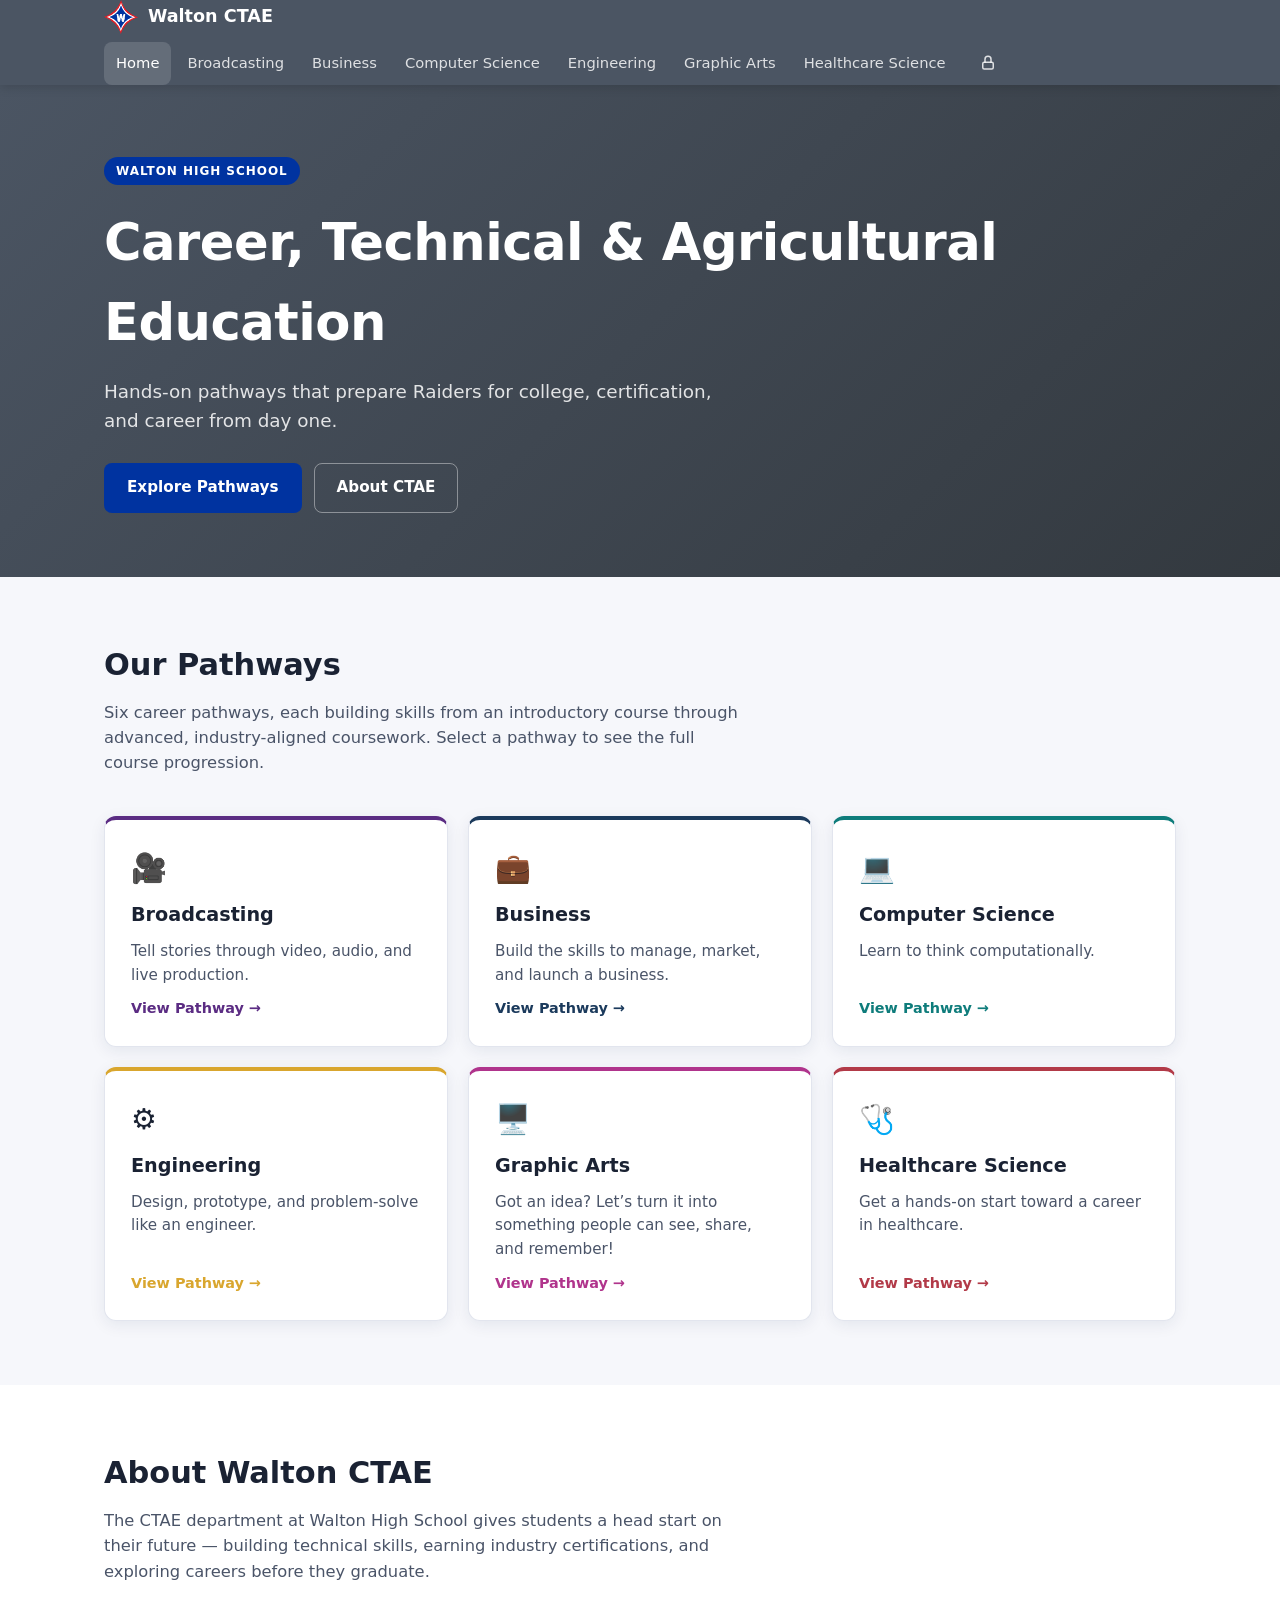
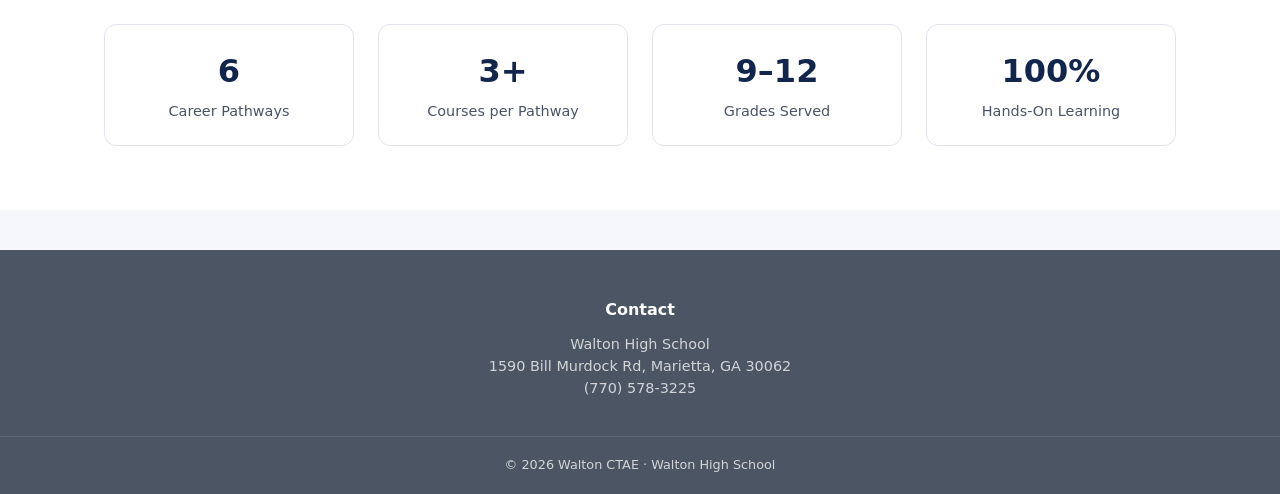
<file: index.html>
<!DOCTYPE html>
<html lang="en">
<head>
  <meta charset="UTF-8">
  <meta name="viewport" content="width=device-width, initial-scale=1.0">
  <title>Walton CTAE | Walton High School</title>
  <meta name="description" content="Career, Technical & Agricultural Education at Walton High School — Broadcasting, Business, Computer Science, Engineering, Graphic Arts, and Healthcare Science.">
  <link rel="icon" type="image/png" href="/images/uploads/logo.png">
  <link rel="stylesheet" href="css/styles.css">
  <script src="https://identity.netlify.com/v1/netlify-identity-widget.js"></script>
</head>
<body>

  <header class="site-header">
    <div id="site-header"></div>
  </header>

  <section class="hero">
    <div class="container">
      <span class="hero-eyebrow">Walton High School</span>
      <h1>Career, Technical &amp; Agricultural Education</h1>
      <p class="lede">
        Hands-on pathways that prepare Raiders for college,
        certification, and career from day one.
      </p>
      <div class="hero-actions">
        <a class="btn btn-primary" href="#pathways">Explore Pathways</a>
        <a class="btn btn-secondary" href="#about">About CTAE</a>
      </div>
    </div>
  </section>

  <section id="pathways">
    <div class="container">
      <h2 class="section-title">Our Pathways</h2>
      <p class="section-lede">
        Six career pathways, each building skills from an introductory course through advanced, industry-aligned
        coursework. Select a pathway to see the full course progression.
      </p>
      <div class="dept-grid" id="dept-grid"></div>
    </div>
  </section>

  <section id="about" class="section-alt">
    <div class="container">
      <h2 class="section-title">About Walton CTAE</h2>
      <p class="section-lede">
        The CTAE department at Walton High School gives students a head start on their future — building technical
        skills, earning industry certifications, and exploring careers before they graduate.
      </p>
      <div class="about-grid">
        <div class="about-stat"><div class="num">6</div><div class="label">Career Pathways</div></div>
        <div class="about-stat"><div class="num">3+</div><div class="label">Courses per Pathway</div></div>
        <div class="about-stat"><div class="num">9–12</div><div class="label">Grades Served</div></div>
        <div class="about-stat"><div class="num">100%</div><div class="label">Hands-On Learning</div></div>
      </div>
    </div>
  </section>

  <footer class="site-footer">
    <div id="site-footer"></div>
  </footer>

  <script src="js/data.js"></script>
  <script src="js/common.js"></script>
  <script>
    (async () => {
      const { allDepts } = await renderSiteChrome(null);

      const grid = document.getElementById("dept-grid");
      grid.innerHTML = CTAE_DEPARTMENTS.map((slug) => {
        const d = allDepts[slug];
        return `
          <a class="dept-card" style="--card-accent:${d.accent}" href="department.html?dept=${slug}">
            <div class="dept-card-icon">${d.icon}</div>
            <h3>${d.name}</h3>
            <p>${d.tagline}</p>
            <span class="dept-card-link">View Pathway →</span>
          </a>
        `;
      }).join("");
    })();

    if (window.netlifyIdentity) {
      window.netlifyIdentity.on("init", (user) => {
        if (!user) {
          window.netlifyIdentity.on("login", () => {
            document.location.href = "/admin/";
          });
        }
      });
    }
  </script>
</body>
</html>
</file>
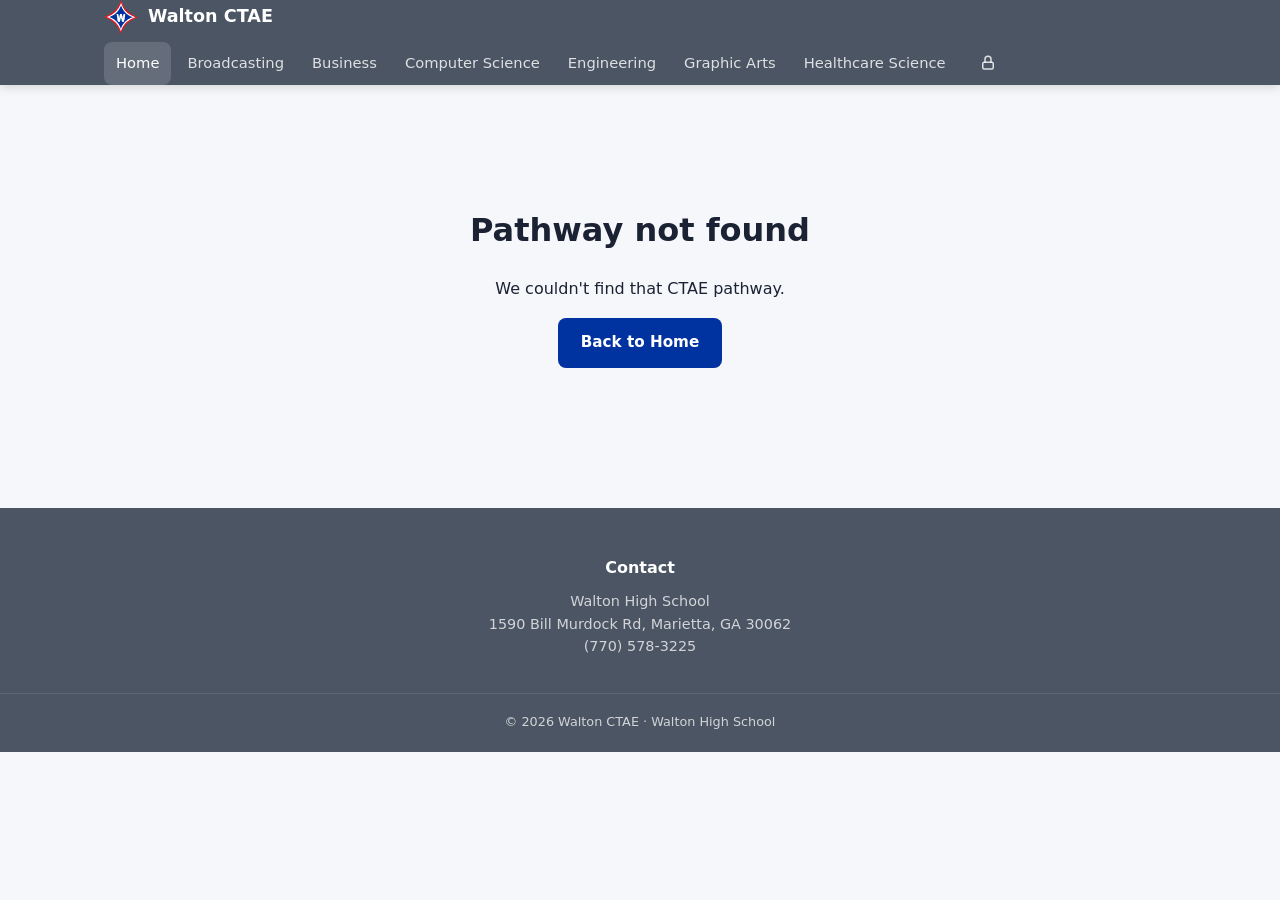
<file: department.html>
<!DOCTYPE html>
<html lang="en">
<head>
  <meta charset="UTF-8">
  <meta name="viewport" content="width=device-width, initial-scale=1.0">
  <title id="page-title">Pathway | Walton CTAE</title>
  <meta name="description" id="page-description" content="Course progression pathway — Walton CTAE.">
  <link rel="icon" type="image/png" href="/images/uploads/logo.png">
  <link rel="stylesheet" href="css/styles.css">
</head>
<body>

  <header class="site-header">
    <div id="site-header"></div>
  </header>

  <div id="dept-content"></div>

  <footer class="site-footer">
    <div id="site-footer"></div>
  </footer>

  <script src="js/data.js"></script>
  <script src="js/common.js"></script>
  <script src="js/flowchart.js"></script>
  <script>
    (async () => {
    const params = new URLSearchParams(window.location.search);
    const slug = params.get("dept");
    const content = document.getElementById("dept-content");

    if (!slug || !CTAE_DEPARTMENTS.includes(slug)) {
      await renderSiteChrome(null);
      content.innerHTML = `
        <div class="not-found container">
          <h1>Pathway not found</h1>
          <p>We couldn't find that CTAE pathway.</p>
          <a class="btn btn-primary" href="index.html">Back to Home</a>
        </div>
      `;
    } else {
      const { allDepts, teacherMap } = await renderSiteChrome(slug);
      const dept = allDepts[slug];

      document.getElementById("page-title").textContent = dept.name + " | Walton CTAE";
      document.getElementById("page-description").setAttribute("content", dept.tagline);

      const otherPathways = CTAE_DEPARTMENTS.filter((s) => s !== slug)
        .map((s) => {
          const d = allDepts[s];
          return `<a class="other-pathway-pill" href="department.html?dept=${s}">${d.icon} ${d.name}</a>`;
        })
        .join("");

      const pathways = getPathways(dept);

      // Each pathway has its own chart and its own Course Details list (shown
      // when its tab is selected). With several pathways, card ids are prefixed
      // per pathway so a course they share still gets a unique anchor in each.
      const anchorPrefix = (i) => (pathways.length > 1 ? `course-p${i}-` : "course-");

      const prereqSummary = (c) =>
        c.prerequisites && c.prerequisites.length
          ? `Requires ${
              c.prereqLogic === "any" && c.prerequisites.length > 1
                ? c.prerequisites.join(" or ")
                : c.prerequisites.join(" + ")
            }`
          : "";

      const courseDetailHtml = (c, pathwayIndex) => {
          const courseTeacherNames =
            c.teachers && c.teachers.length ? c.teachers : dept.teachers || [];
          const courseTeachers = resolveTeachers(courseTeacherNames, teacherMap);
          const teachersHtml =
            courseTeachers.length
              ? `<div class="course-detail-teachers">
                   <span class="course-detail-teachers-label">Teachers:</span>
                   ${courseTeachers
                     .map(
                       (t) => `
                     <span class="course-detail-teacher">
                       ${
                         t.photo
                           ? `<img class="teacher-avatar-img-sm" src="${t.photo}" alt="${t.name}">`
                           : `<span class="teacher-avatar-sm">${t.name === "TBD" ? "?" : t.name.charAt(0)}</span>`
                       }
                       ${t.name}
                     </span>
                   `
                     )
                     .join("")}
                 </div>`
              : "";
          const prereqHtml = prereqSummary(c)
            ? `<div class="course-detail-prereq">${prereqSummary(c)}</div>`
            : "";
          const tagHtml = c.tag
            ? `<span class="course-detail-tag">${c.tag}</span>`
            : "";
          const videoId = c.videoUrl ? youTubeIdFromUrl(c.videoUrl) : null;
          const videoHtml = videoId
            ? `<div class="course-detail-video">
                 <iframe src="https://www.youtube.com/embed/${videoId}" title="${c.title} video"
                         loading="lazy" allowfullscreen
                         allow="accelerometer; autoplay; clipboard-write; encrypted-media; gyroscope; picture-in-picture"></iframe>
               </div>`
            : "";
          return `
            <div class="course-detail" id="${anchorPrefix(pathwayIndex)}${slugify(c.title)}" style="--accent:${dept.accent}">
              <div class="course-detail-meta">
                <span class="course-detail-grades">${gradesLabel(c.grades)}</span>
              </div>
              <h3>${c.title} ${tagHtml}</h3>
              ${prereqHtml}
              ${c.desc ? `<p class="course-detail-desc">${c.desc}</p>` : ""}
              ${videoHtml}
              ${teachersHtml}
            </div>
          `;
      };

      const courseDetailsHtml = pathways
        .map(
          (p, i) =>
            `<div class="course-detail-list" id="details-${i}"${i > 0 ? " hidden" : ""}>${p.courses
              .map((c) => courseDetailHtml(c, i))
              .join("")}</div>`
        )
        .join("");

      const clubs = [...(await loadSiteClubs()), ...(dept.clubs || [])];

      const clubTilesHtml = clubs
        .map(
          (c) => `
        <a class="dept-card" style="--card-accent:${dept.accent}" href="#club-${slugify(c.name)}">
          <div class="dept-card-icon">${c.icon || "⭐"}</div>
          <h3>${c.name}</h3>
          <p>${c.tagline || ""}</p>
          <span class="dept-card-link">Learn More →</span>
        </a>
      `
        )
        .join("");

      const clubDetailsHtml = clubs
        .map((c) => {
          const advisors = resolveTeachers(c.advisors, teacherMap);
          const advisorsHtml =
            advisors.length
              ? `<div class="course-detail-teachers">
                   <span class="course-detail-teachers-label">Advisors:</span>
                   ${advisors
                     .map(
                       (t) => `
                     <span class="course-detail-teacher">
                       ${
                         t.photo
                           ? `<img class="teacher-avatar-img-sm" src="${t.photo}" alt="${t.name}">`
                           : `<span class="teacher-avatar-sm">${t.name === "TBD" ? "?" : t.name.charAt(0)}</span>`
                       }
                       ${t.name}
                     </span>
                   `
                     )
                     .join("")}
                 </div>`
              : "";
          const meetingHtml = c.meetingInfo
            ? `<div class="course-detail-meta">
                 <span class="course-detail-grades">${c.meetingInfo}</span>
               </div>`
            : "";
          const websiteHtml = c.website
            ? `<a class="course-detail-link" href="${c.website}" target="_blank" rel="noopener">Visit Website ↗</a>`
            : "";
          return `
            <div class="course-detail" id="club-${slugify(c.name)}" style="--accent:${dept.accent}">
              ${meetingHtml}
              <h3>${c.icon ? c.icon + " " : ""}${c.name}</h3>
              <p class="course-detail-desc">${c.description}</p>
              ${websiteHtml}
              ${advisorsHtml}
            </div>
          `;
        })
        .join("");

      const sections = [
        `
          <p class="dept-description">${dept.description}</p>
          <div class="teachers-grid" style="--accent:${dept.accent}">
            ${resolveTeachers(dept.teachers, teacherMap)
              .map(
                (t) => `
              <div class="teacher-card">
                ${
                  t.photo
                    ? `<img class="teacher-avatar-img" src="${t.photo}" alt="${t.name}">`
                    : `<div class="teacher-avatar">${t.name === "TBD" ? "?" : t.name.charAt(0)}</div>`
                }
                <div>
                  <div class="teacher-name">${t.name}</div>
                  <div class="teacher-meta">${t.email}</div>
                  <div class="teacher-meta">Room: ${t.room}</div>
                </div>
              </div>
            `
              )
              .join("")}
          </div>
        `,
        `
          <h2 class="section-title">Course Progression</h2>
          <p class="section-lede">${
            pathways.length > 1 ? `Choose a ${dept.name} pathway below` : `Follow the ${dept.name} pathway below`
          } — arrows show which course(s) must come before another. Some courses can be reached more than one way.</p>
          ${
            pathways.length > 1
              ? `<div class="pathway-tabs" role="tablist" style="--accent:${dept.accent}">${pathways
                  .map(
                    (p, i) =>
                      `<button type="button" class="pathway-tab" role="tab" id="pathway-tab-${i}" aria-controls="flowchart-${i} details-${i}" aria-selected="${i === 0}" data-index="${i}">${p.name}</button>`
                  )
                  .join("")}</div>`
              : ""
          }
          ${pathways
            .map(
              (p, i) =>
                `<div class="flowchart-wrap" id="flowchart-${i}"${
                  pathways.length > 1 ? ` role="tabpanel" aria-labelledby="pathway-tab-${i}"` : ""
                }${i > 0 ? " hidden" : ""}></div>`
            )
            .join("")}
        `,
        clubs.length
          ? `
          <h2 class="section-title">Clubs &amp; Related Organizations</h2>
          <div class="club-grid">${clubTilesHtml}</div>
        `
          : null,
        `
          <h2 class="section-title">Course Details</h2>
          ${courseDetailsHtml}
        `,
        clubs.length
          ? `
          <h2 class="section-title">Club &amp; Organization Details</h2>
          <div class="course-detail-list">${clubDetailsHtml}</div>
        `
          : null,
        `
          <h2 class="section-title">Explore Other Pathways</h2>
          <div class="other-pathways">${otherPathways}</div>
        `
      ].filter(Boolean);

      const sectionsHtml = sections
        .map(
          (inner, i) => `
        <section${i % 2 === 1 ? ' class="section-alt"' : ""}>
          <div class="container">${inner}</div>
        </section>
      `
        )
        .join("");

      content.innerHTML = `
        <section class="hero dept-hero" style="--accent:${dept.accent}">
          <div class="container">
            <h1><span class="hero-icon">${dept.icon}</span>${dept.name}</h1>
            <p class="lede">${dept.tagline}</p>
          </div>
        </section>

        ${sectionsHtml}
      `;

      const redraws = pathways.map((p, i) =>
        renderFlowchart(document.getElementById(`flowchart-${i}`), p, dept.accent, {
          showName: pathways.length === 1,
          anchorPrefix: anchorPrefix(i)
        })
      );

      document.querySelectorAll(".pathway-tab").forEach((tab) => {
        tab.addEventListener("click", () => {
          const active = Number(tab.dataset.index);
          document
            .querySelectorAll(".pathway-tab")
            .forEach((t, i) => t.setAttribute("aria-selected", String(i === active)));
          pathways.forEach((_, i) => {
            document.getElementById(`flowchart-${i}`).hidden = i !== active;
            document.getElementById(`details-${i}`).hidden = i !== active;
          });
          redraws[active]();
        });
      });
    }
    })();
  </script>
</body>
</html>
</file>
<file: css/styles.css>
/* ---------- Tokens ---------- */
:root {
  --navy: #12264d;
  --navy-dark: #0a1730;
  --gray: #4b5563;
  --gray-dark: #33393f;
  --red: #c8102e;
  --blue: #0033a0;
  --blue-dark: #002a80;
  --white: #ffffff;
  --ink: #1a2233;
  --ink-soft: #4a5468;
  --bg: #f6f7fb;
  --bg-card: #ffffff;
  --border: #e2e5ee;
  --radius: 12px;
  --shadow: 0 4px 16px rgba(18, 38, 77, 0.08);
  --accent: var(--red);
}

* { box-sizing: border-box; }

html, body {
  margin: 0;
  padding: 0;
}

html {
  scroll-behavior: smooth;
}

body {
  font-family: "Segoe UI", system-ui, -apple-system, Roboto, Helvetica, Arial, sans-serif;
  background: var(--bg);
  color: var(--ink);
  line-height: 1.55;
}

img { max-width: 100%; }

a { color: inherit; text-decoration: none; }

.container {
  max-width: 1120px;
  margin: 0 auto;
  padding: 0 24px;
}

/* ---------- Header / Nav ---------- */
header.site-header {
  background: var(--gray);
  position: sticky;
  top: 0;
  z-index: 50;
  box-shadow: 0 2px 10px rgba(0,0,0,0.15);
}

.nav-wrap {
  max-width: 1120px;
  margin: 0 auto;
  padding: 0 24px;
  display: flex;
  align-items: center;
  justify-content: space-between;
  min-height: 64px;
  flex-wrap: wrap;
  gap: 8px;
}

.nav-brand {
  display: flex;
  align-items: center;
  gap: 10px;
  color: var(--white);
  font-weight: 700;
  font-size: 1.1rem;
}

.nav-brand-mark {
  height: 34px;
  width: auto;
  display: block;
}

.nav-links {
  display: flex;
  align-items: center;
  gap: 4px;
  flex-wrap: wrap;
}

.nav-link {
  color: rgba(255,255,255,0.82);
  padding: 10px 12px;
  border-radius: 8px;
  font-size: 0.92rem;
  font-weight: 500;
  white-space: nowrap;
}

.nav-link:hover { color: var(--white); background: rgba(255,255,255,0.08); }

.nav-link.active {
  color: var(--white);
  background: rgba(255,255,255,0.14);
}

.nav-icon-link {
  display: inline-flex;
  align-items: center;
  justify-content: center;
  width: 36px;
  height: 36px;
  margin-left: 8px;
  border-radius: 8px;
  color: rgba(255,255,255,0.82);
  flex-shrink: 0;
}

.nav-icon-link:hover { color: var(--white); background: rgba(255,255,255,0.08); }

.nav-icon-link-text { display: none; }

.nav-toggle {
  display: none;
  flex-direction: column;
  gap: 4px;
  background: none;
  border: none;
  padding: 8px;
  cursor: pointer;
}

.nav-toggle span {
  width: 22px;
  height: 2px;
  background: var(--white);
  border-radius: 2px;
}

/* ---------- Hero ---------- */
.hero {
  background: linear-gradient(135deg, var(--gray) 0%, var(--gray-dark) 100%);
  color: var(--white);
  padding: 72px 0 64px;
}

.hero-eyebrow {
  display: inline-block;
  background: var(--blue);
  color: var(--white);
  font-size: 0.75rem;
  font-weight: 700;
  letter-spacing: 0.08em;
  text-transform: uppercase;
  padding: 5px 12px;
  border-radius: 999px;
  margin-bottom: 18px;
}

.hero h1 {
  font-size: clamp(2rem, 4.5vw, 3.2rem);
  margin: 0 0 16px;
  font-weight: 800;
  letter-spacing: -0.01em;
}

.hero p.lede {
  font-size: 1.15rem;
  color: rgba(255,255,255,0.85);
  max-width: 640px;
  margin: 0 0 28px;
}

.hero-actions { display: flex; gap: 12px; flex-wrap: wrap; }

.btn {
  display: inline-block;
  padding: 12px 22px;
  border-radius: 8px;
  font-weight: 600;
  font-size: 0.95rem;
  cursor: pointer;
  border: 1px solid transparent;
}

.btn-primary { background: var(--blue); color: var(--white); }
.btn-primary:hover { background: var(--blue-dark); }

.btn-secondary {
  background: transparent;
  color: var(--white);
  border-color: rgba(255,255,255,0.4);
}
.btn-secondary:hover { background: rgba(255,255,255,0.1); }

/* dept hero variant */
.dept-hero {
  background: linear-gradient(135deg, var(--accent, var(--navy)) 0%, var(--navy-dark) 120%);
}

.dept-hero .hero-icon {
  font-size: 0.85em;
  margin-right: 14px;
  display: inline-block;
}

/* ---------- Sections ---------- */
section { padding: 64px 0; }

.section-title {
  font-size: 1.9rem;
  font-weight: 800;
  margin: 0 0 12px;
  color: var(--ink);
}

.section-lede {
  color: var(--ink-soft);
  max-width: 640px;
  margin: 0 0 40px;
  font-size: 1.02rem;
}

.section-alt { background: var(--white); }

/* ---------- Department Cards (home) ---------- */
.dept-grid {
  display: grid;
  grid-template-columns: repeat(auto-fit, minmax(260px, 1fr));
  gap: 20px;
}

/* ---------- Club Cards (fixed 3-column, doesn't stretch with few items) ---------- */
.club-grid {
  display: grid;
  grid-template-columns: repeat(3, 1fr);
  gap: 20px;
}

.dept-card {
  background: var(--bg-card);
  border: 1px solid var(--border);
  border-radius: var(--radius);
  padding: 26px;
  box-shadow: var(--shadow);
  display: flex;
  flex-direction: column;
  gap: 10px;
  border-top: 4px solid var(--card-accent, var(--red));
  transition: transform 0.15s ease, box-shadow 0.15s ease;
}

.dept-card:hover {
  transform: translateY(-3px);
  box-shadow: 0 10px 24px rgba(18,38,77,0.14);
}

.dept-card-icon { font-size: 1.8rem; }

.dept-card h3 { margin: 0; font-size: 1.2rem; }

.dept-card p {
  margin: 0;
  color: var(--ink-soft);
  font-size: 0.95rem;
  flex-grow: 1;
}

.dept-card-link {
  font-weight: 600;
  font-size: 0.9rem;
  color: var(--card-accent, var(--red));
}

/* ---------- About strip ---------- */
.about-grid {
  display: grid;
  grid-template-columns: repeat(auto-fit, minmax(200px, 1fr));
  gap: 24px;
  margin-top: 32px;
}

.about-stat {
  background: var(--white);
  border: 1px solid var(--border);
  border-radius: var(--radius);
  padding: 22px;
  text-align: center;
}

.about-stat .num {
  font-size: 2rem;
  font-weight: 800;
  color: var(--navy);
}

.about-stat .label {
  color: var(--ink-soft);
  font-size: 0.9rem;
  margin-top: 4px;
}

/* ---------- Department page body ---------- */
.dept-description {
  font-size: 1.05rem;
  color: var(--ink-soft);
  max-width: 760px;
}

.teachers-grid {
  display: flex;
  flex-wrap: wrap;
  gap: 16px;
  margin-top: 28px;
}

.teacher-card {
  background: var(--white);
  border: 1px solid var(--border);
  border-radius: var(--radius);
  padding: 16px 20px;
  display: flex;
  gap: 14px;
  align-items: center;
  box-shadow: var(--shadow);
  min-width: 220px;
}

.teacher-avatar {
  width: 44px;
  height: 44px;
  border-radius: 50%;
  background: var(--accent);
  color: var(--white);
  display: flex;
  align-items: center;
  justify-content: center;
  font-weight: 700;
  flex-shrink: 0;
}

.teacher-avatar-img {
  width: 44px;
  height: 44px;
  border-radius: 50%;
  object-fit: cover;
  flex-shrink: 0;
}

.teacher-name { font-weight: 700; }
.teacher-meta { color: var(--ink-soft); font-size: 0.85rem; }

/* ---------- Flowchart ---------- */
.flowchart-wrap {
  --accent: var(--red);
  background: var(--white);
  border: 1px solid var(--border);
  border-radius: var(--radius);
  padding: clamp(16px, 3vw, 32px);
  box-shadow: var(--shadow);
}

/* Folder-style tabs: the selected tab shares the panel's white background and
   overlaps its top border, so it reads as one connected piece. */
.pathway-tabs {
  display: flex;
  flex-wrap: wrap;
  align-items: flex-end;
  gap: 4px;
  margin: 24px 0 -1px;
}

.pathway-tab {
  position: relative;
  font: inherit;
  font-size: 0.92rem;
  font-weight: 600;
  padding: 10px 22px;
  background: #eceef5;
  color: var(--ink-soft);
  border: 1px solid var(--border);
  border-bottom-color: var(--border);
  border-radius: 10px 10px 0 0;
  cursor: pointer;
}

.pathway-tab:hover { background: #e2e5ef; color: var(--ink); }

.pathway-tab[aria-selected="true"] {
  z-index: 2;
  padding: 13px 26px 12px;
  background: var(--white);
  color: var(--ink);
  border-top: 3px solid var(--accent);
  border-bottom-color: var(--white);
}

.pathway-tab:focus-visible { outline: 2px solid var(--accent); outline-offset: -2px; }

.pathway-tabs ~ .flowchart-wrap { border-top-left-radius: 0; }

.flowchart-wrap[hidden],
.course-detail-list[hidden] { display: none; }

/* "Choose one" group of alternatives, with an OR between them, and an AND
   joiner for a course taken in addition to the block above it. */
.flow-choice {
  position: relative;
  display: flex;
  flex-direction: column;
  gap: 8px;
  padding: 22px 10px 12px;
  border: 2px dashed var(--accent);
  border-color: color-mix(in srgb, var(--accent) 60%, white);
  border-radius: 14px;
}

.flow-choice-label {
  position: absolute;
  top: -11px;
  left: 14px;
  padding: 2px 10px;
  background: var(--white);
  color: var(--accent);
  border: 1px solid var(--accent);
  border-color: color-mix(in srgb, var(--accent) 60%, white);
  border-radius: 999px;
  font-size: 0.68rem;
  font-weight: 700;
  letter-spacing: 0.04em;
  text-transform: uppercase;
}

.flow-or {
  display: flex;
  align-items: center;
  gap: 8px;
  color: var(--ink-soft);
  font-size: 0.68rem;
  font-weight: 700;
  letter-spacing: 0.08em;
}

.flow-or::before,
.flow-or::after {
  content: "";
  flex: 1;
  height: 1px;
  background: var(--border);
}

.flow-and {
  align-self: center;
  margin: -6px 0;
  padding: 3px 12px;
  background: var(--accent);
  color: var(--white);
  border-radius: 999px;
  font-size: 0.68rem;
  font-weight: 700;
  letter-spacing: 0.08em;
}

.pathway-name {
  font-weight: 700;
  color: var(--ink-soft);
  font-size: 0.9rem;
  text-transform: uppercase;
  letter-spacing: 0.04em;
  margin-bottom: 24px;
}

.flowchart-scroll {
  overflow-x: auto;
  overflow-y: hidden;
  padding: 16px 10px 14px;
}

.flowchart-grid {
  position: relative;
  display: flex;
  align-items: stretch;
  gap: clamp(16px, 3.5vw, 40px);
}

.flow-column {
  display: flex;
  flex-direction: column;
  justify-content: center;
  gap: 20px;
  flex: 1 1 0;
  min-width: 130px;
}

.flowchart-lines {
  position: absolute;
  top: 0;
  left: 0;
  overflow: visible;
  pointer-events: none;
  z-index: 0;
}

.flowchart-lines path {
  fill: none;
  stroke: var(--accent);
  stroke-width: 2;
  stroke-linecap: round;
  opacity: 0.45;
}

.flowchart-lines marker path {
  fill: var(--accent);
  opacity: 0.8;
}

.flow-card {
  position: relative;
  z-index: 1;
  display: block;
  background: var(--white);
  border: 1px solid var(--border);
  border-top: 4px solid var(--accent);
  border-radius: 10px;
  padding: 14px 16px;
  box-shadow: 0 2px 10px rgba(10, 31, 68, 0.08);
  cursor: pointer;
  transition: transform 0.12s ease, box-shadow 0.12s ease;
}

.flow-card:hover,
.flow-card:focus-visible {
  transform: translateY(-2px);
  box-shadow: 0 6px 16px rgba(10, 31, 68, 0.14);
}

.flow-card-tag {
  position: absolute;
  top: -11px;
  right: 12px;
  background: var(--accent);
  color: var(--white);
  font-size: 0.68rem;
  font-weight: 700;
  text-transform: uppercase;
  letter-spacing: 0.03em;
  padding: 3px 8px;
  border-radius: 999px;
}

.flow-card-grades {
  font-size: 0.72rem;
  font-weight: 700;
  color: var(--accent);
  text-transform: uppercase;
  letter-spacing: 0.04em;
  margin-bottom: 6px;
}

.flow-card-title {
  font-weight: 700;
  font-size: 0.98rem;
}

/* ---------- Course details ---------- */
.course-detail-list {
  display: flex;
  flex-direction: column;
  gap: 24px;
}

.course-detail {
  --accent: var(--red);
  scroll-margin-top: 88px;
  background: var(--white);
  border: 1px solid var(--border);
  border-left: 4px solid var(--accent);
  border-radius: var(--radius);
  padding: 24px 28px;
  box-shadow: var(--shadow);
}

.course-detail h3 {
  margin: 4px 0 10px;
  font-size: 1.15rem;
}

.course-detail-meta {
  display: flex;
  align-items: center;
  gap: 10px;
}

.course-detail-grades {
  font-size: 0.75rem;
  font-weight: 700;
  color: var(--accent);
  text-transform: uppercase;
  letter-spacing: 0.04em;
}

.course-detail-tag {
  display: inline-block;
  vertical-align: middle;
  margin-left: 6px;
  background: var(--accent);
  color: var(--white);
  font-size: 0.68rem;
  font-weight: 700;
  text-transform: uppercase;
  letter-spacing: 0.03em;
  padding: 3px 8px;
  border-radius: 999px;
}

.course-detail-desc {
  color: var(--ink-soft);
  max-width: 720px;
}

.course-detail-link {
  display: inline-block;
  margin-top: 12px;
  font-weight: 600;
  font-size: 0.9rem;
  color: var(--accent);
}

.course-detail-link:hover {
  text-decoration: underline;
}

.course-detail-teachers {
  display: flex;
  align-items: center;
  flex-wrap: wrap;
  gap: 10px;
  margin-top: 12px;
}

.course-detail-teachers-label {
  font-size: 0.85rem;
  font-weight: 700;
  color: var(--ink-soft);
}

.course-detail-teacher {
  display: inline-flex;
  align-items: center;
  gap: 6px;
  font-size: 0.9rem;
  font-weight: 600;
}

.teacher-avatar-sm,
.teacher-avatar-img-sm {
  width: 26px;
  height: 26px;
  border-radius: 50%;
  flex-shrink: 0;
}

.teacher-avatar-sm {
  background: var(--accent);
  color: var(--white);
  display: inline-flex;
  align-items: center;
  justify-content: center;
  font-size: 0.72rem;
  font-weight: 700;
}

.teacher-avatar-img-sm {
  object-fit: cover;
}

.course-detail-prereq {
  font-size: 0.88rem;
  color: var(--ink-soft);
  font-style: italic;
  margin-top: 4px;
}

.course-detail-video {
  position: relative;
  width: 100%;
  max-width: 560px;
  aspect-ratio: 16 / 9;
  margin-top: 16px;
  border-radius: 8px;
  overflow: hidden;
  background: var(--navy-dark);
}

.course-detail-video iframe {
  position: absolute;
  top: 0;
  left: 0;
  width: 100%;
  height: 100%;
  border: 0;
}

/* ---------- Other pathways strip ---------- */
.other-pathways {
  display: flex;
  gap: 10px;
  flex-wrap: wrap;
}

.other-pathway-pill {
  background: var(--white);
  border: 1px solid var(--border);
  border-radius: 999px;
  padding: 8px 16px;
  font-size: 0.88rem;
  font-weight: 600;
  color: var(--ink-soft);
}

.other-pathway-pill:hover { border-color: var(--red); color: var(--red); }

/* ---------- Footer ---------- */
footer.site-footer {
  background: var(--gray);
  color: rgba(255,255,255,0.75);
  padding: 48px 0 20px;
  margin-top: 40px;
}

.footer-wrap {
  max-width: 1120px;
  margin: 0 auto;
  padding: 0 24px;
  display: grid;
  grid-template-columns: repeat(auto-fit, minmax(200px, 1fr));
  gap: 28px;
  text-align: center;
}

.footer-title {
  color: var(--white);
  font-weight: 700;
  margin-bottom: 10px;
}

.footer-text { font-size: 0.9rem; margin: 0; }

.footer-staff-grid {
  display: flex;
  flex-wrap: wrap;
  justify-content: center;
  gap: 16px 28px;
  margin-top: 18px;
  padding-top: 18px;
  border-top: 1px solid rgba(255,255,255,0.1);
}

.footer-staff-item {
  display: flex;
  flex-direction: column;
  align-items: center;
  font-size: 0.85rem;
}

.footer-staff-name { font-weight: 600; color: var(--white); }
.footer-staff-email { color: rgba(255,255,255,0.75); }
.footer-staff-email:hover { color: var(--white); }

.footer-links { list-style: none; padding: 0; margin: 0; display: flex; flex-direction: column; gap: 8px; }
.footer-links a { font-size: 0.9rem; }
.footer-links a:hover { color: var(--white); }

.footer-bottom {
  text-align: center;
  font-size: 0.8rem;
  margin-top: 36px;
  padding-top: 18px;
  border-top: 1px solid rgba(255,255,255,0.1);
}

/* ---------- Not found ---------- */
.not-found { text-align: center; padding: 100px 24px; }

/* ---------- Responsive ---------- */
@media (max-width: 900px) {
  .club-grid { grid-template-columns: repeat(2, 1fr); }
}

@media (max-width: 760px) {
  .club-grid { grid-template-columns: 1fr; }

  .nav-toggle { display: flex; }
  .nav-links {
    display: none;
    width: 100%;
    flex-direction: column;
    align-items: stretch;
    padding: 8px 0 16px;
  }
  .nav-links.open { display: flex; }
  .nav-link { padding: 12px 8px; }

  .nav-icon-link {
    width: 100%;
    height: auto;
    justify-content: flex-start;
    gap: 8px;
    padding: 12px 8px;
    margin-left: 0;
  }
  .nav-icon-link-text { display: inline; font-size: 0.92rem; font-weight: 500; }

  .flow-card { padding: 14px; }
}
</file>
